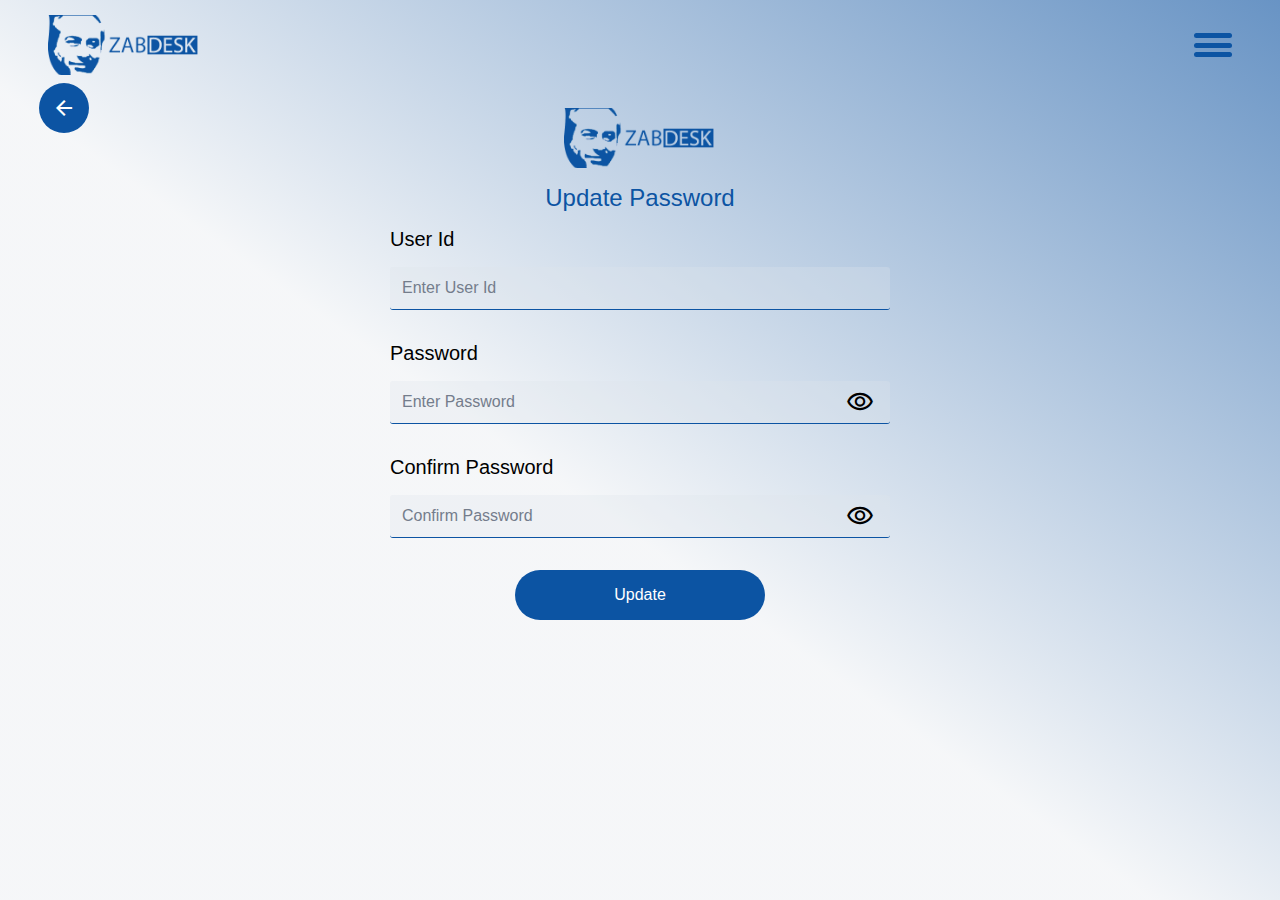
<file: change-password/index.html>
<!DOCTYPE html>
<html lang="en">
  <head>
    <meta charset="UTF-8" />
    <meta http-equiv="X-UA-Compatible" content="IE=edge" />
    <meta name="viewport" content="width=device-width, initial-scale=1.0" />

    <link rel="preconnect" href="https://fonts.googleapis.com" />
    <link rel="preconnect" href="https://fonts.gstatic.com" crossorigin />
    <link
      href="https://fonts.googleapis.com/css2?family=Poppins:wght@100;300;400;500;600;700&display=swap"
      rel="stylesheet"
    />
    <link
      href="https://fonts.googleapis.com/icon?family=Material+Icons"
      rel="stylesheet"
    />
    <link
      rel="stylesheet"
      href="https://fonts.googleapis.com/css2?family=Material+Symbols+Outlined:opsz,wght,FILL,GRAD@20..48,100..700,0..1,-50..200"
    />
    <link
      rel="stylesheet"
      href="https://fonts.googleapis.com/css2?family=Material+Symbols+Rounded:opsz,wght,FILL,GRAD@20..48,100..700,0..1,-50..200"
    />

      <link rel="stylesheet" href="../global.css" />
      <link rel="stylesheet" href="../navbar/styles.css" />
      <link rel="stylesheet" href="styles.css" />

    <title>Document</title>
  </head>
  <body>
    <div class="scroll-container" id="scroll-container" onclick="redirectHandler()">
      <span class="material-symbols-outlined scrollArrow" id="scrollArrow"
        >arrow_back</span
      >
    </div>
    <div id="notification" class="notification"></div>

    <div id="secondary-navigation" data-include="../navbar/secondary-nav/navbar.html"></div>

    <div class="main-container">
      <div class="form-container">
        <img class="logo" src="../assets/logo.png" alt="logo" />
        <div class="sub-header">Update Password</div>

        <div class="field-container">
          <label class="field-label">User Id</label>
          <div class="error-text" id="userId-error"></div>
          <div class="input-container" id="userId-container">
            <input
              autocomplete="off"
              class="text-field"
              placeholder="Enter User Id"
              type="text"
              id="userId"
              name="userId"
              oninput="userIdHandler()"
            />
          </div>
        </div>

        <div class="field-container">
          <label class="field-label">Password</label>
          <div class="error-text" id="password-error"></div>
          <div class="input-container" id="password-container">
            <input
              class="text-field"
              placeholder="Enter Password"
              type="password"
              id="password"
              name="password"
              oninput="passwordHandler()"
            />
            <span
              id="password-logo"
              class="material-symbols-outlined password-icon"
              onclick="passwordRevealer()"
              >visibility</span
            >
          </div>
        </div>

        <div class="field-container">
          <label class="field-label">Confirm Password</label>
          <div class="error-text" id="confirm-password-error"></div>
          <div class="input-container" id="confirm-password-container">
            <input
              class="text-field"
              placeholder="Confirm Password"
              type="password"
              id="confirm-password"
              name="confirm-password"
              oninput="confirmPasswordHandler()"
            />
            <span
              id="password-logo"
              class="material-symbols-outlined password-icon"
              onclick="passwordRevealer()"
              >visibility</span
            >
          </div>
        </div>

        <button class="update-button" onclick="submitHandler()">Update</button>
      </div>
    </div>
  </body>
</html>
<script src="./javascript.js"></script>
<script src="../navbar/secondary-nav/nav.js"></script>
</file>
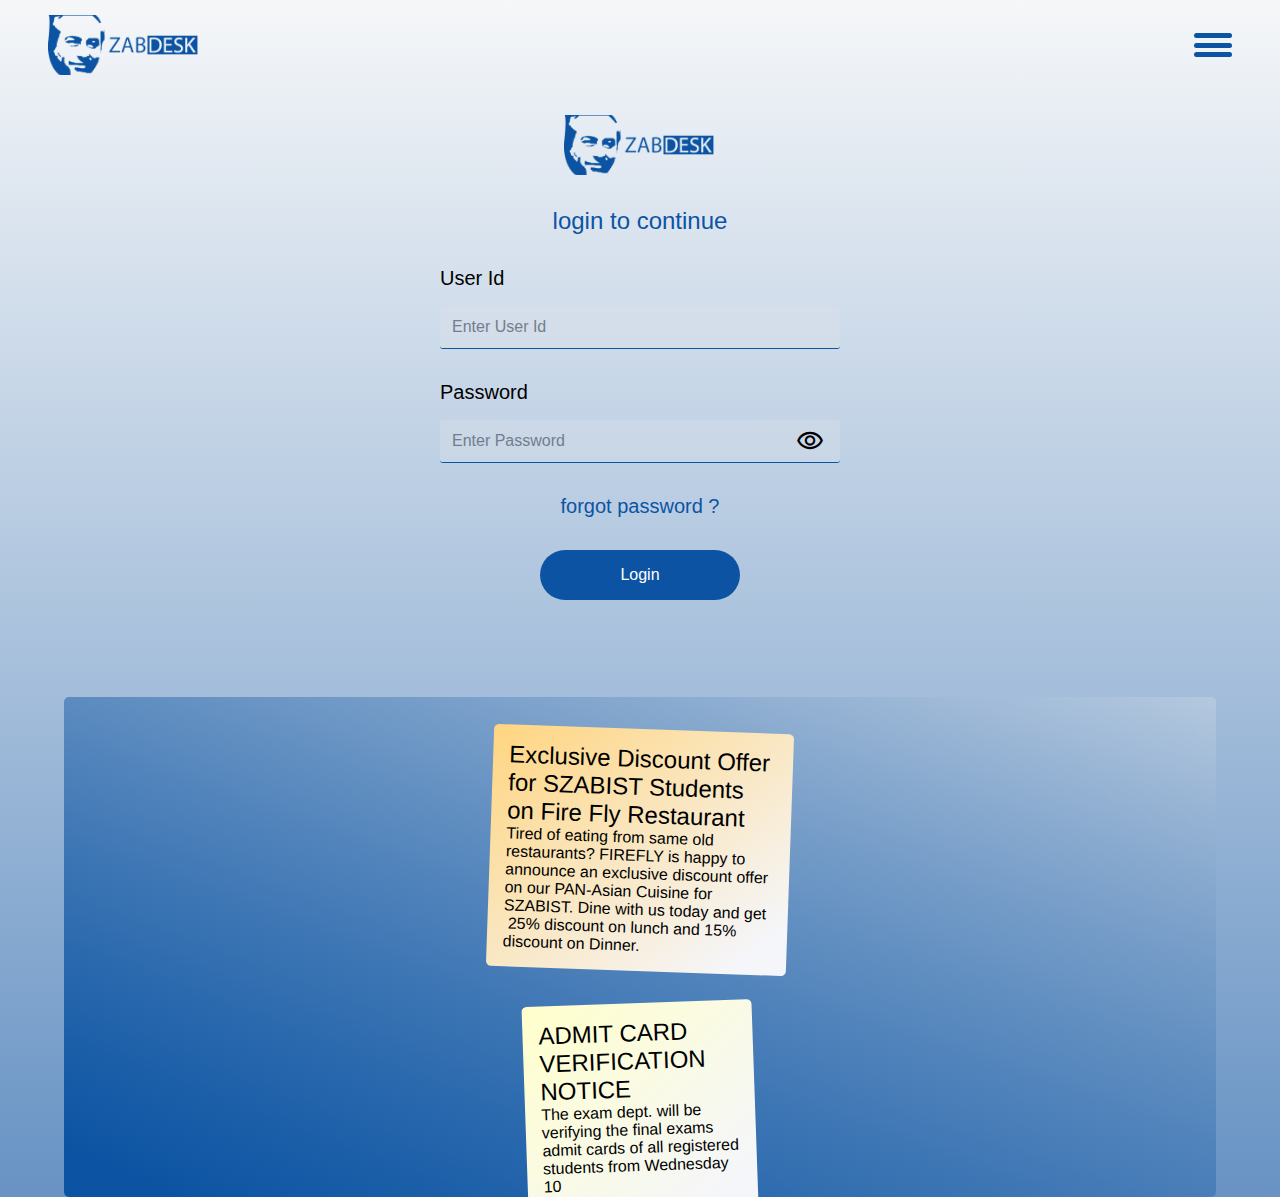
<file: login/index.html>
<!DOCTYPE html>
<html lang="en">
  <head>
    <meta charset="UTF-8" />
    <meta http-equiv="X-UA-Compatible" content="IE=edge" />
    <meta name="viewport" content="width=device-width, initial-scale=1.0" />

    <link rel="preconnect" href="https://fonts.googleapis.com" />
    <link rel="preconnect" href="https://fonts.gstatic.com" crossorigin />
    <link
      href="https://fonts.googleapis.com/css2?family=Poppins:wght@100;300;400;500;600;700&display=swap"
      rel="stylesheet" />
    <link href="https://fonts.googleapis.com/icon?family=Material+Icons" rel="stylesheet" />
    <link
      rel="stylesheet"
      href="https://fonts.googleapis.com/css2?family=Material+Symbols+Outlined:opsz,wght,FILL,GRAD@20..48,100..700,0..1,-50..200" />
    <link
      rel="stylesheet"
      href="https://fonts.googleapis.com/css2?family=Material+Symbols+Rounded:opsz,wght,FILL,GRAD@20..48,100..700,0..1,-50..200" />

    <link rel="stylesheet" href="../global.css" />
    <link rel="stylesheet" href="../navbar/styles.css" />
    <link rel="stylesheet" href="styles.css" />

    <title>Document</title>
  </head>
  <body>
    <div id="notification" class="notification"></div>

    <div id="secondary-navigation" data-include="../navbar/secondary-nav/navbar.html"></div>

    <div class="main-container">
      <div class="form-container">
        <img class="logo" src="../assets/logo.png" alt="logo" />
        <div class="sub-header">login to continue</div>

        <div class="field-container">
          <label class="field-label">User Id</label>
          <div class="error-text" id="userId-error"></div>
          <div class="input-container" id="userId-container">
            <input
              autocomplete="off"
              class="text-field"
              placeholder="Enter User Id"
              type="text"
              id="userId"
              name="userId"
              oninput="userIdHandler()" />
          </div>
        </div>

        <div class="field-container">
          <label class="field-label">Password</label>
          <div class="error-text" id="password-error"></div>
          <div class="input-container" id="password-container">
            <input
              class="text-field"
              placeholder="Enter Password"
              type="password"
              id="password"
              name="password"
              oninput="passwordHandler()" />
            <span id="password-logo" class="material-symbols-outlined password-icon" onclick="passwordRevealer()"
              >visibility</span
            >
          </div>
        </div>

        <a href="/change-password/index.html" class="sub-header sub-header2">forgot password ?</a>

        <button class="login-button" onclick="submitHandler()">Login</button>
      </div>

      <div class="notes-container">
        <div class="note-item note-item1">
          <p class="note-item-header">Exclusive Discount Offer for SZABIST Students on Fire Fly Restaurant</p>
          <div class="note-item-content">
            <p>
              Tired of eating from same old restaurants? FIREFLY is happy to announce an exclusive discount offer on our
              PAN-Asian Cuisine for SZABIST.
            </p>
            <p>Dine with us today and get &nbsp;25% discount on lunch and 15% discount on Dinner.</p>
          </div>
        </div>

        <div class="note-item note-item2">
          <p class="note-item-header">ADMIT CARD VERIFICATION NOTICE</p>
          <div class="note-item-content">
            <p>
              The exam dept. will be verifying the final exams admit cards of all registered students from Wednesday 10
            </p>
          </div>
        </div>

        <div class="note-item note-item3">
          <p class="note-item-header">SZABIST Need-Based Scholarship 2022-23</p>
          <div class="note-item-content">
            <p>ADMIT CARD VERIFICATION NOTICE</p>
            <p>We have Re-Opened SZABIST Need-Based Scholarship 22-23 applications for New Students.</p>
          </div>
        </div>

        <div class="note-item note-item4">
          <p class="note-item-header">ADMIT CARD VERIFICATION NOTICE</p>
          <div class="note-item-content">
            <p>
              The exam dept. will be verifying the final exams admit cards of all registered students from Wednesday 10
            </p>
          </div>
        </div>

        <div class="note-item note-item5">
          <p class="note-item-header">ADMIT CARD VERIFICATION NOTICE</p>
          <div class="note-item-content">
            <p>
              The exam dept. will be verifying the final exams admit cards of all registered students from Wednesday 10
            </p>
          </div>
        </div>
      </div>
    </div>
  </body>
</html>
<script src="./javascript.js"></script>
<script src="../navbar/secondary-nav/nav.js"></script>
</file>
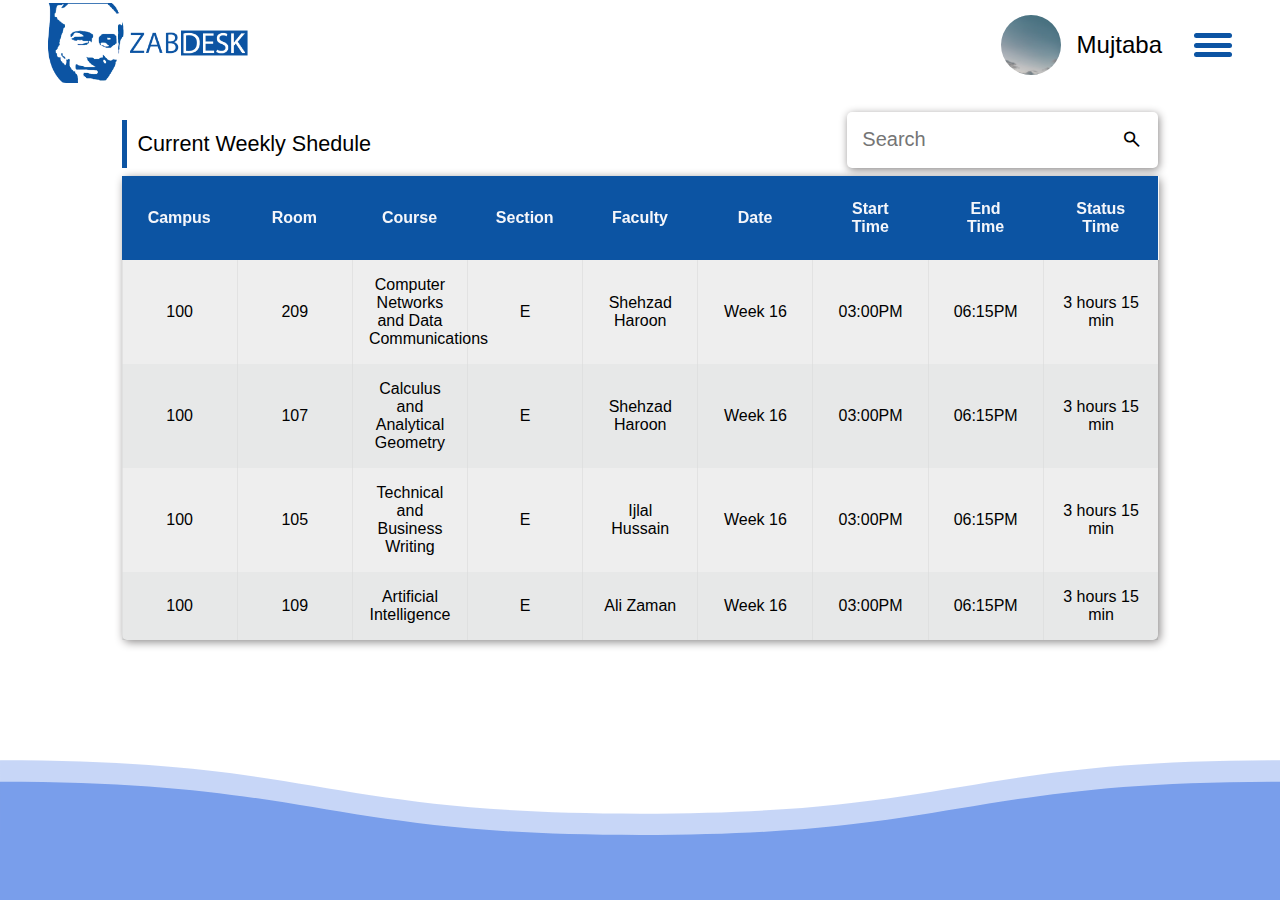
<file: schedule/index.html>
<!DOCTYPE html>
<html lang="en" title="Coding design">
  <head>
    <meta charset="UTF-8" />
    <meta http-equiv="X-UA-Compatible" content="IE=edge" />
    <meta name="viewport" content="width=device-width, initial-scale=1.0" />
    <link rel="preconnect" href="https://fonts.googleapis.com" />
    <link rel="preconnect" href="https://fonts.gstatic.com" crossorigin />
    <link
      href="https://fonts.googleapis.com/css2?family=Poppins:wght@100;300;400;500;600;700&display=swap"
      rel="stylesheet"
    />
    <link
      href="https://fonts.googleapis.com/icon?family=Material+Icons"
      rel="stylesheet"
    />
    <link
      rel="stylesheet"
      href="https://fonts.googleapis.com/css2?family=Material+Symbols+Outlined:opsz,wght,FILL,GRAD@20..48,100..700,0..1,-50..200"
    />
    <link rel="stylesheet" href="/courses/styles.css" />
    <link rel="stylesheet" href="styles.css" />
    <link rel="stylesheet" href="/global.css" />
    <link rel="stylesheet" href="/navbar/styles.css" />
    <title>Weekly Shedule</title>
  </head>

  <body>
    <div id="navigation" data-include="../../navbar/navbar.html"></div>
    <div class="scroll-container" id="scroll-container">
      <span class="material-symbols-outlined scrollArrow" id="scrollArrow"
        >arrow_upward</span
      >
    </div>
    <!-- Profile Information -->
    <div class="sem-container">
      <div class="table-header">
        <div class="page-header">Current Weekly Shedule</div>
        <!-- Search Field -->
        <div class="searchfield-container">
          <input placeholder="Search" type="search" class="searchbar" />
          <span class="material-symbols-outlined search-icon" id="search">
            search
          </span>
        </div>
      </div>
      <!-- Previous semester table -->
      <table class="sem-table">
        <thead class="sem-table-head weekly-sched-head">
          <tr>
            <th>Campus</th>
            <th>Room</th>
            <th>Course</th>
            <th>Section</th>
            <th>Faculty</th>
            <th>Date</th>
            <th>Start Time</th>
            <th>End Time</th>
            <th>Status Time</th>
          </tr>
        </thead>
        <div class="table-body">
          <tbody class="sem-table-body weekly-sched-body">
            <tr>
              <td>100</td>
              <td>209</td>
              <td>Computer Networks and Data Communications</td>
              <td>E</td>
              <td>Shehzad Haroon</td>
              <td>Week 16</td>
              <td>03:00PM</td>
              <td>06:15PM</td>
              <td>3 hours 15 min</td>
            </tr>
            <tr>
              <td>100</td>
              <td>107</td>
              <td>Calculus and Analytical Geometry</td>
              <td>E</td>
              <td>Shehzad Haroon</td>
              <td>Week 16</td>
              <td>03:00PM</td>
              <td>06:15PM</td>
              <td>3 hours 15 min</td>
            </tr>
            <tr>
              <td>100</td>
              <td>105</td>
              <td>Technical and Business Writing</td>
              <td>E</td>
              <td>Ijlal Hussain</td>
              <td>Week 16</td>
              <td>03:00PM</td>
              <td>06:15PM</td>
              <td>3 hours 15 min</td>
            </tr>
            <tr>
              <td>100</td>
              <td>109</td>
              <td>Artificial Intelligence</td>
              <td>E</td>
              <td>Ali Zaman</td>
              <td>Week 16</td>
              <td>03:00PM</td>
              <td>06:15PM</td>
              <td>3 hours 15 min</td>
            </tr>
          </tbody>
        </div>
      </table>
    </div>
    <footer>
      <svg viewBox="0 0 120 28">
        <defs>
          <filter id="goo">
            <feGaussianBlur in="SourceGraphic" stdDeviation="1" result="blur" />
            <feColorMatrix
              in="blur"
              mode="matrix"
              values="
                 1 0 0 0 0  
                 0 1 0 0 0  
                 0 0 1 0 0  
                 0 0 0 13 -9"
              result="goo"
            />
            <xfeBlend in="SourceGraphic" in2="goo" />
          </filter>
          <path
            id="wave"
            d="M 0,10 C 30,10 30,15 60,15 90,15 90,10 120,10 150,10 150,15 180,15 210,15 210,10 240,10 v 28 h -240 z"
          />
        </defs>

        <use id="wave3" class="wave" xlink:href="#wave" x="0" y="-2"></use>
        <use id="wave2" class="wave" xlink:href="#wave" x="0" y="0"></use>
      </svg>
    </footer>
  </body>
</html>
<script src="/courses/javascript.js"></script>
<script src="/navbar/nav.js"></script>
</file>
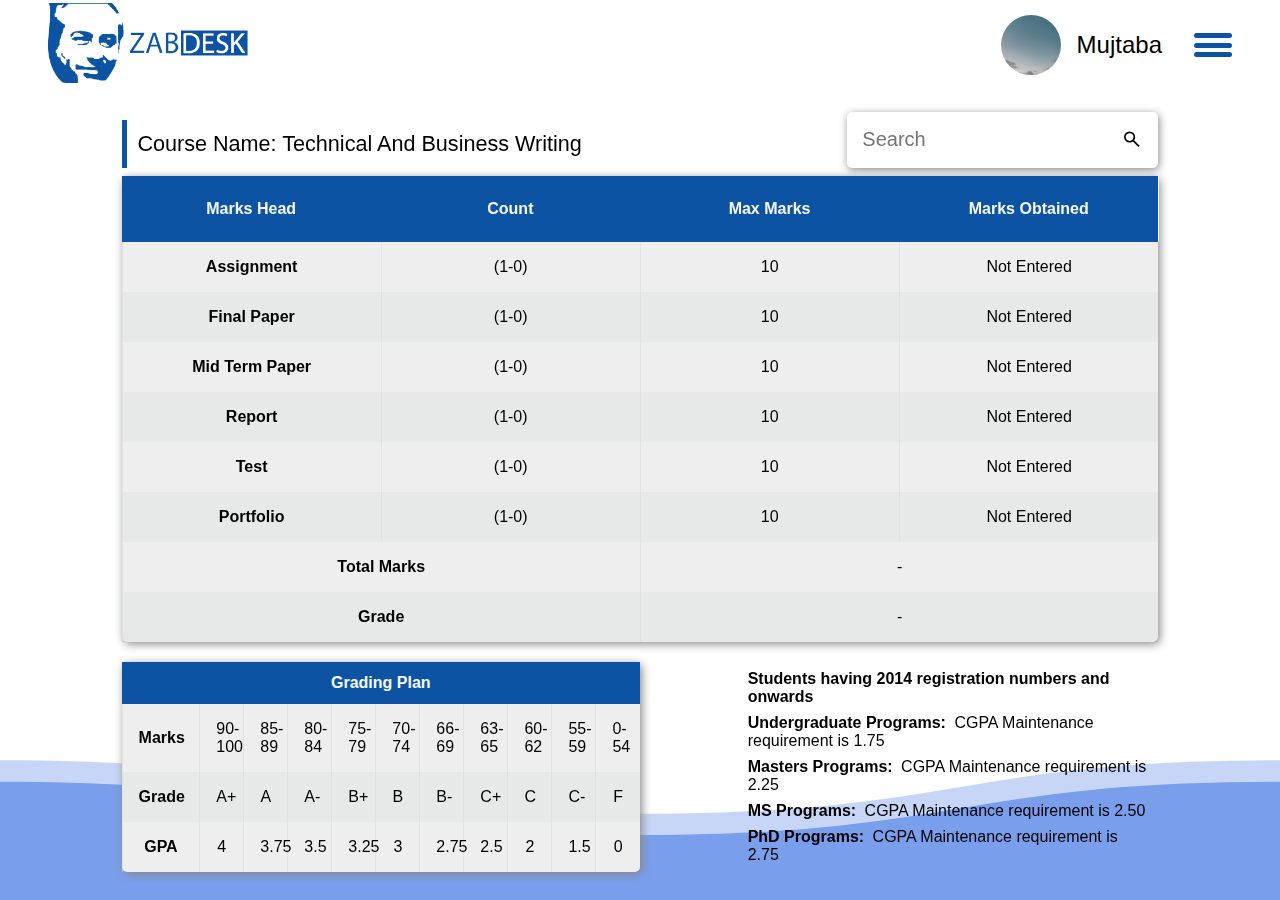
<file: courses/course-recap/index.html>
<!DOCTYPE html>
<html lang="en" title="Coding design">
  <head>
    <meta charset="UTF-8" />
    <meta http-equiv="X-UA-Compatible" content="IE=edge" />
    <meta name="viewport" content="width=device-width, initial-scale=1.0" />
    <link rel="preconnect" href="https://fonts.googleapis.com" />
    <link rel="preconnect" href="https://fonts.gstatic.com" crossorigin />
    <link
      href="https://fonts.googleapis.com/css2?family=Poppins:wght@100;300;400;500;600;700&display=swap"
      rel="stylesheet"
    />
    <link
      href="https://fonts.googleapis.com/icon?family=Material+Icons"
      rel="stylesheet"
    />
    <link
      rel="stylesheet"
      href="https://fonts.googleapis.com/css2?family=Material+Symbols+Outlined:opsz,wght,FILL,GRAD@20..48,100..700,0..1,-50..200"
    />
    <link rel="stylesheet" href="../styles.css" />
    <link rel="stylesheet" href="styles.css" />
    <link rel="stylesheet" href="../../global.css" />
    <link rel="stylesheet" href="../../navbar/styles.css" />
    <title>Document</title>
  </head>

  <body>
    <div id="navigation" data-include="../../navbar/navbar.html"></div>
    <div class="scroll-container" id="scroll-container">
      <span class="material-symbols-outlined scrollArrow" id="scrollArrow"
        >arrow_upward</span
      >
    </div>
    <!-- Profile Information -->
    <div class="sem-container">
      <div class="table-header">
        <div class="page-header">
          Course Name: Technical And Business Writing
        </div>
        <!-- Search Field -->
        <div class="searchfield-container">
          <input placeholder="Search" type="search" class="searchbar" />
          <span class="material-symbols-outlined search-icon" id="search">
            search
          </span>
        </div>
      </div>
      <!-- Previous semester table -->
      <table class="sem-table">
        <thead class="sem-table-head course-recap-head">
          <tr>
            <th>Marks Head</th>
            <th>Count</th>
            <th>Max Marks</th>
            <th>Marks Obtained</th>
          </tr>
        </thead>
        <div class="table-body">
          <tbody class="sem-table-body course-recap-body">
            <tr>
              <td>Assignment</td>
              <td>(1-0)</td>
              <td>10</td>
              <td>Not Entered</td>
            </tr>
            <tr>
              <td>Final Paper</td>
              <td>(1-0)</td>
              <td>10</td>
              <td>Not Entered</td>
            </tr>
            <tr>
              <td>Mid Term Paper</td>
              <td>(1-0)</td>
              <td>10</td>
              <td>Not Entered</td>
            </tr>
            <tr>
              <td>Report</td>
              <td>(1-0)</td>
              <td>10</td>
              <td>Not Entered</td>
            </tr>
            <tr>
              <td>Test</td>
              <td>(1-0)</td>
              <td>10</td>
              <td>Not Entered</td>
            </tr>
            <tr>
              <td>Portfolio</td>
              <td>(1-0)</td>
              <td>10</td>
              <td>Not Entered</td>
            </tr>
            <tr>
              <td>Total Marks</td>
              <td>-</td>
            </tr>
            <tr>
              <td>Grade</td>
              <td>-</td>
            </tr>
          </tbody>
        </div>
      </table>
      <div class="grading-container">
        <table class="grading-table sem-table">
          <thead class="sem-table-head grading-table-head">
            <tr>
              <th>Grading Plan</th>
            </tr>
          </thead>
          <tbody class="sem-table-body grading-table-body">
            <tr>
              <td>Marks</td>
              <td>90-100</td>
              <td>85-89</td>
              <td>80-84</td>
              <td>75-79</td>
              <td>70-74</td>
              <td>66-69</td>
              <td>63-65</td>
              <td>60-62</td>
              <td>55-59</td>
              <td>0-54</td>
            </tr>
            <tr>
              <td>Grade</td>
              <td>A+</td>
              <td>A</td>
              <td>A-</td>
              <td>B+</td>
              <td>B</td>
              <td>B-</td>
              <td>C+</td>
              <td>C</td>
              <td>C-</td>
              <td>F</td>
            </tr>
            <tr>
              <td>GPA</td>
              <td>4</td>
              <td>3.75</td>
              <td>3.5</td>
              <td>3.25</td>
              <td>3</td>
              <td>2.75</td>
              <td>2.5</td>
              <td>2</td>
              <td>1.5</td>
              <td>0</td>
            </tr>
          </tbody>
        </table>

        <div class="requirement-container">
          <p>
            <strong
              >Students having 2014 registration numbers and onwards</strong
            >
          </p>
          <p>
            <strong>Undergraduate Programs:</strong
            ><span> CGPA Maintenance requirement is 1.75 </span>
          </p>
          <p>
            <strong>Masters Programs:</strong
            ><span> CGPA Maintenance requirement is 2.25 </span>
          </p>
          <p>
            <strong>MS Programs:</strong
            ><span> CGPA Maintenance requirement is 2.50 </span>
          </p>
          <p>
            <strong>PhD Programs: </strong
            ><span> CGPA Maintenance requirement is 2.75 </span>
          </p>
        </div>
      </div>
    </div>
    <footer>
      <svg viewBox="0 0 120 28">
        <defs>
          <filter id="goo">
            <feGaussianBlur in="SourceGraphic" stdDeviation="1" result="blur" />
            <feColorMatrix
              in="blur"
              mode="matrix"
              values="
                 1 0 0 0 0  
                 0 1 0 0 0  
                 0 0 1 0 0  
                 0 0 0 13 -9"
              result="goo"
            />
            <xfeBlend in="SourceGraphic" in2="goo" />
          </filter>
          <path
            id="wave"
            d="M 0,10 C 30,10 30,15 60,15 90,15 90,10 120,10 150,10 150,15 180,15 210,15 210,10 240,10 v 28 h -240 z"
          />
        </defs>

        <use id="wave3" class="wave" xlink:href="#wave" x="0" y="-2"></use>
        <use id="wave2" class="wave" xlink:href="#wave" x="0" y="0"></use>
      </svg>
    </footer>
  </body>
</html>
<script src="../javascript.js"></script>
<script src="../../navbar/nav.js"></script>
</file>
<file: global.css>
* {
  box-sizing: border-box;
  font-family: "Open Sans", sans-serif;
  -webkit-font-smoothing: antialiased;
  -moz-osx-font-smoothing: grayscale;
}

body {
  overflow-x: hidden;
}

::-webkit-scrollbar {
  width: 5px;
  height: 5px;
}

::-webkit-scrollbar-track {
  box-shadow: inset 0 0 4px lightgray;
  border-radius: 10px;
}
::-webkit-scrollbar-thumb {
  background: lightgray;
  border-radius: 10px;
}

::-webkit-scrollbar-thumb:hover {
  background: rgba(105, 105, 105, 0.75);
}

:root {
  --primary-color: rgba(223, 228, 234, 0.3);
  --secondary-color: rgb(12, 84, 163);
  --ternary-color: rgba(88, 136, 190, 0.9);

  --primary-text-color: rgb(245, 246, 250);
  --secondary-text-color: rgb(51, 51, 51);

  --text-header: 2.25rem;
  --text-sub-header: 1.5rem;
  --nav-header: 1.35rem;
  --text-main-body: 1.25rem;
  --text-body: 1rem;
  --text-sub-body: 0.8rem;

  @media (max-width: 768px) {
    --text-header: 1.75rem;
    --text-sub-header: 1.25rem;
    --nav-header: 1.3rem;
    --text-main-body: 1.1rem;
    --text-body: 0.9rem;
    --text-sub-body: 0.8rem;
  }
}

body {
  margin: 0;
  padding: 0;
  background-color: white;
  overflow-x: none;
}

a,
a:visited,
a:hover,
a:focus,
a:active {
  text-transform: none;
  text-decoration: none;
}

p {
  all: unset;
}

/********************* NOTIFICATION *********************/

.notification {
  position: fixed;
  top: 5%;
  right: -200%;
  width: 300px;
  height: 50px;
  display: flex;
  justify-content: center;
  align-items: center;
  gap: 0.4rem;
  background-color: var(--ternary-color);
  color: var(--primary-text-color);
  font-size: var(--text-main-body);
  transition: all 0.3s;
  border-radius: 5px;
  overflow: hidden;
  z-index: 1500;
  @media (max-width: 768px) {
    width: 250px;
  }
}

.notification::after {
  content: "";
  position: absolute;
  bottom: 0;
  left: 0;
  width: 0;
  height: 3px;
  background-color: transparent;
  transition: width 1.5s;
}

.show {
  right: 5%;
}

.show::after {
  width: 100%;
}

.success.show::after {
  background-color: green;
}

.error.show::after {
  background-color: red;
}

/********************* NAVBAR *********************/
</file>
<file: navbar/styles.css>
.icon {
  font-size: var(--text-header);
}

.flexbox {
  display: flex;
  align-items: center;
  justify-content: center;
}

.menu {
  height: 50px;
  width: 38px;
  cursor: pointer;
  flex-direction: column;
  gap: 0.3rem;
  z-index: 999;
}

.patty {
  width: 100%;
  height: 5px;
  border-radius: 5px;
  background-color: var(--secondary-color);
  transition: transform 1s, opacity 0.3s;
  transform-origin: 5px center;
}

.menu.clicked .patty:nth-child(1) {
  background-color: var(--primary-text-color);
  transform: rotate(45deg);
}
.menu.clicked .patty:nth-child(2) {
  opacity: 0;
  transform: translateX(20px);
}
.menu.clicked .patty:nth-child(3) {
  background-color: var(--primary-text-color);
  transform: rotate(-45deg);
}

.navbar {
  position: fixed;
  top: 0;
  left: 0;
  width: 100vw;
  height: 10vh;
  justify-content: space-between;
  padding: 0 3rem;
  /* background-color: var(--primary-text-color); */
  background-color: white;
  z-index: 1100;
  @media (max-width: 768px) {
    padding: 0 1rem;
  }
}

.logo {
  height: 80px;
  width: auto;

  @media (max-width: 768px) {
    height: 50px;
    width: 120px;
  }
}

.logo:hover {
  cursor: pointer;
  transform: scale(1.1);
  transition: 0.5s all ease-in-out;
}

.nav-details {
  height: "100%";
  gap: 2rem;
  justify-content: flex-start;
  @media (max-width: 768px) {
    gap: 1rem;
  }
}

.user-details {
  @media (max-width: 400px) {
    display: none;
  }
}

.username {
  font-size: var(--text-sub-header);
  text-align: center;
  width: auto;
}

.user-avatar {
  border-radius: 50%;
  height: 60px;
  width: 60px;
  margin-right: 1rem;

  @media (max-width: 768px) {
    height: 40px;
    width: 40px;
  }
}

.menu-container {
  position: fixed;
  top: 0;
  right: -100%;
  height: 100vh;
  background-color: var(--ternary-color);
  width: 20vw;
  transition: right 0.3s ease-in-out;
  z-index: -1;
  font-size: var(--nav-header);
  @media (max-width: 1300px) {
    width: 35vw;
  }
  @media (max-width: 768px) {
    display: flex;
    justify-content: center;
    align-items: center;
    width: 100vw;
  }
}

.appear {
  right: 0;
  z-index: 998;
}

.menu-content-container {
  margin-top: 5rem;
  flex-direction: column;
  width: 100%;
  gap: 3rem;

  @media (max-width: 768px) {
    margin: 0;
  }
}

.menu-item {
  position: relative;
  width: 80%;
  text-decoration: none;
  color: var(--primary-text-color);
  cursor: pointer;
  gap: 1.5rem;
  justify-content: flex-start;
  font-weight: 600;
  @media (max-width: 768px) {
    width: 50%;
    gap: 1rem;
  }
  @media (max-width: 500px) {
    width: 80%;
    gap: 1rem;
  }
}

.menu-item::after,
.collapse-item::after {
  content: "";
  position: absolute;
  bottom: -8px;
  left: 50%;
  height: 3px;
  width: 0%;
  background-color: var(--secondary-color);
  transform: translateX(-50%);
  transition: width 0.5s ease-in-out;
}

.menu-item:hover::after,
.collapse-item:hover::after {
  width: 100%;
}

.course-show-more {
  rotate: 0deg;
  transition: 0.5s all ease-in-out;
}

.rotate-icon {
  rotate: -180deg;
}

.collapse-container {
  display: flex;
  align-items: flex-start;
  justify-content: center;
  flex-direction: column;
}

.collapse-item {
  position: relative;
  margin-bottom: 1.2rem;
  text-decoration: none;
  cursor: pointer;
  font-size: var(--text-main-body);
  color: var(--primary-text-color);
}

.hide {
  display: none;
}

.transparent {
  background-color: transparent;
}
</file>
<file: change-password/styles.css>
.main-container {
  min-height: 100vh;
  width: 100vw;
  background-image: linear-gradient(to top right, var(--primary-color) 45%, var(--ternary-color));
}

.scroll-container {
  display: flex;
  justify-content: center;
  align-items: center;
  height: 50px;
  width: 50px;
  background-color: var(--secondary-color);
  border-radius: 50%;
  color: white;
  font-size: var(--nav-header);
  position: absolute;
  top: 12%;
  left: 5%;
  transform: translate(-50%, -50%);
  z-index: 50;
}

.scroll-container:hover {
  background-color: var(--secondary-text-color);
  transition: 0.25s ease-in;
  cursor: pointer;
}

.logo {
  display: flex;
  height: 60px;
  width: auto;
  margin: 1rem auto;
}

.logo:hover {
  cursor: pointer;
  transform: scale(1.1);
  transition: 0.5s all ease-in-out;
}

.form-container {
  position: absolute;
  top: 40%;
  left: 50%;
  transform: translate(-50%, -50%);
  width: 500px;
  @media (max-width: 768px) {
    top: 50%;
    width: 80%;
  }
}

.sub-header {
  font-size: var(--text-sub-header);
  font-weight: 300;
  color: var(--secondary-color);
  margin: 1rem 0rem;
  cursor: pointer;
  text-align: center;
}

.field-container {
  margin-bottom: 2rem;
  @media (max-width: 768px) {
    margin-bottom: 1.2rem;
  }
}

.textfield-container {
  width: 85%;
}

.field-label {
  font-size: var(--text-main-body);
}

.input-container {
  display: flex;
  justify-content: center;
  align-items: center;
  border-radius: 3px;
  border-bottom: 1px solid var(--secondary-color);
  background-color: var(--primary-color);
}

.password-icon {
  font-size: 1.75rem;
  cursor: pointer;
  padding: 0rem 1rem;
}

.text-field {
  font-size: var(--text-body);
  padding: 0.75rem;
  width: 100%;
  outline: none;
  border: none;
  background-color: transparent;
}

.text-field::placeholder {
  color: #747d8c;
  font-size: var(--text-body);
  font-weight: 300;
}

.error {
  border-bottom: 1px solid rgba(205, 92, 92);
}

.error-text {
  padding: 0.5rem 0rem;
  font-size: var(--text-body);
  color: red;
}

.verified {
  border-bottom: 1px solid rgba(76, 76, 163, 1);
}

.update-button {
  display: flex;
  justify-content: center;
  border-radius: 50px;
  padding: 1rem;
  font-size: var(--text-body);
  margin: 0.5rem auto 0.5rem auto;
  border: none;
  color: white;
  cursor: pointer;
  width: 50%;
  background-color: var(--secondary-color);
}

.update-button:hover {
  background-color: transparent;
  outline: 2px solid var(--secondary-color);
  color: var(--secondary-text-colo);
  transition: all 0.75s ease-in-out;
}
</file>
<file: login/styles.css>
.main-container {
  display: flex;
  justify-content: space-evenly;
  align-items: center;
  min-height: 100vh;
  width: 100vw;
  background-image: linear-gradient(to top right, var(--primary-color) 45%, var(--ternary-color));

  @media (max-width: 1300px) {
    flex-direction: column;
    overflow-y: auto;
    gap: 3rem;
    background-image: linear-gradient(to bottom, var(--primary-color), var(--ternary-color) 99%);
  }
}

.logo {
  display: flex;
  height: 60px;
  width: auto;
  margin: 1rem auto;
}

.logo:hover {
  cursor: pointer;
  transform: scale(1.1);
  transition: 0.5s all ease-in-out;
}

.form-container {
  gap: 1rem;
  height: 550px;
  width: 400px;
  border-radius: 5px;

  @media (max-width: 768px) {
    height: 90%;
    width: 80%;
  }

  @media (max-width: 1300px) {
    margin-top: 11vh;
  }
}

.sub-header {
  font-size: var(--text-sub-header);
  font-weight: 300;
  color: var(--secondary-color);
  margin: 2rem 0rem;
  cursor: pointer;
  text-align: center;
  @media (max-width: 768px) {
    margin: 1rem 0rem;
  }
}

.sub-header2 {
  display: block;
  font-size: var(--text-main-body);
}

.field-container {
  margin-bottom: 2rem;
}

.textfield-container {
  width: 85%;
}

.field-label {
  font-size: var(--text-main-body);
}

.input-container {
  display: flex;
  justify-content: center;
  align-items: center;
  margin-bottom: 1rem;
  border-radius: 3px;
  border-bottom: 1px solid var(--secondary-color);
  background-color: var(--primary-color);
}

.password-icon {
  font-size: 1.75rem;
  cursor: pointer;
  padding: 0rem 1rem;
}

.text-field {
  font-size: var(--text-body);
  padding: 0.75rem;
  width: 100%;
  outline: none;
  border: none;
  background-color: transparent;
}

.text-field::placeholder {
  color: #747d8c;
  font-size: var(--text-body);
  font-weight: 300;
}

.error {
  border-bottom: 1px solid rgba(205, 92, 92);
}

.error-text {
  padding: 0.5rem 0rem;
  font-size: var(--text-body);
  color: red;
}

.verified {
  border-bottom: 1px solid rgba(76, 76, 163, 1);
}

.login-button {
  display: flex;
  justify-content: center;
  border-radius: 50px;
  padding: 1rem;
  font-size: var(--text-body);
  margin: 0.5rem auto 0.5rem auto;
  border: none;
  color: white;
  cursor: pointer;
  width: 50%;
  background-color: var(--secondary-color);
}

.login-button:hover {
  background-color: transparent;
  outline: 2px solid var(--secondary-color);
  color: var(--secondary-text-colo);
  transition: all 0.75s ease-in-out;
}

.notes-container {
  display: flex;
  justify-content: center;
  align-items: center;
  flex-wrap: wrap;
  height: 70vh;
  width: 55%;
  border-radius: 5px;
  overflow: auto;
  padding: 2rem;
  transition: 0.2s all;
  cursor: pointer;
  gap: 2rem;
  background-image: linear-gradient(to top right, var(--secondary-color) 5%, var(--primary-color));

  @media (max-width: 1300px) {
    height: 500px;
    width: 90%;
    flex-direction: column;
    flex-wrap: nowrap;
    justify-content: flex-start;
  }
}

.note-item {
  border-radius: 5px;
  padding: 1rem;
  @media (max-width: 1300px) {
    height: 80%;
    width: 80%;
  }
}

.note-item:hover {
  animation: animate-note 0.5s;
  animation-fill-mode: forwards;
}

@keyframes animate-note {
  30% {
    transform: rotate(0deg);
  }
  100% {
    box-shadow: 0 0 10px black;
    transform: scale(1.13);
  }
}

.note-item-header {
  font-size: var(--text-sub-header);
}

.note-item-content {
  font-size: var(--text-body);
}

.note-item1 {
  height: 330px;
  width: 300px;
  transform: rotate(2deg);
  transition-delay: 0.2s;
  background-image: linear-gradient(to top left, var(--primary-text-color) 10%, rgb(255, 213, 128));
}

.note-item2 {
  height: 250px;
  width: 230px;
  transform: rotate(-2deg);
  background-image: linear-gradient(to top left, var(--primary-text-color) 10%, rgb(255, 255, 204));
}

.note-item3 {
  height: 280px;
  width: 250px;
  transform: rotate(5deg);
  transition-delay: 0.4s;
  background-image: linear-gradient(to top left, var(--primary-text-color) 10%, rgb(204, 204, 255));
}

.note-item4 {
  height: 200px;
  width: 320px;
  transform: rotate(-3deg);
  transition-delay: 0.5s;
  background-image: linear-gradient(to top left, var(--primary-text-color) 10%, rgb(137, 196, 244));
}

.note-item5 {
  height: 210px;
  width: 320px;
  transform: rotate(5deg);
  background-image: linear-gradient(to top left, var(--primary-text-color) 10%, rgb(255, 213, 128));
}
</file>
<file: courses/styles.css>
.table-icon {
  font-size: var(--text-main-body);
}

.search-icon {
  font-size: var(--nav-header);
  margin-left: auto;
  display: flex;
  align-items: center;
}

.sem-container {
  height: 100%;
  width: 90%;
  display: flex;
  flex-direction: column;
  align-items: center;
  margin: auto;
  gap: 0.25rem;
  margin-top: 7rem;
  z-index: 10;
}

.table-header {
  display: flex;
  flex-direction: row;
  width: 90%;
  justify-content: space-between;
}

.page-header {
  height: 5%;
  padding: 0.5em;
  border-left: 5px solid var(--secondary-color);
  text-align: center;
  margin-top: 0.5rem;
  display: flex;
  justify-content: center;
  align-items: center;
  font-size: var(--nav-header);
}

.searchfield-container {
  width: 30%;
  display: flex;
  padding: 0.6em 0.75em;
  box-shadow: 1px 2px 8px rgb(138, 135, 135);
  border-radius: 5px;
  font-size: var(--text-main-body);
}

.searchbar {
  all: unset;
  width: 100%;
}

.sem-table {
  width: 90%;
  text-align: center;
  border-collapse: collapse;
  box-shadow: 2px 2px 10px rgb(138, 135, 135);
  border-radius: 5px;
  transition: all 0.5s;
  background-color: white;
  z-index: 10;
}

.sem-table-body {
  display: block;
  overflow-y: scroll;
  scroll-behavior: smooth;
}

.sem-table-head,
.sem-table-body tr {
  display: table;
  width: 100%;
  table-layout: fixed;
}

.sem-table-head tr {
  background-color: var(--secondary-color);
  color: var(--primary-text-color);
  backdrop-filter: blur(10px);
}

.sem-table-head th {
  padding: 1.5em;
}

.sem-table-body tr:nth-child(even) {
  background-color: rgba(51, 59, 59, 0.116);
}

.button-container button {
  all: unset;
}

.button-container {
  background-color: var(--secondary-color);
  color: var(--primary-text-color);
  padding-top: 0.6em;
  padding-bottom: 0.6em;
  padding-right: 0.8em;
  gap: 5px;
  background-color: var(--ternary-color);
  backdrop-filter: blur(10px);
  border-radius: 3px;
  cursor: pointer;
  width: 70%;
  margin: auto;
  display: flex;
  justify-content: center;
  align-items: center;
}

.button-container:hover {
  background-color: var(--secondary-color);
  transition: 0.25s ease-in;
}

.sem-table-body tr:nth-child(odd) {
  background-color: rgba(71, 73, 73, 0.096);
}

.sem-table-body td {
  border-left: 1px solid rgba(219, 219, 219, 0.63);
  padding: 0.6em;
  transition: all 1s;
}

.scroll-container {
  display: flex;
  justify-content: center;
  align-items: center;
  height: 40px;
  width: 40px;
  background-color: var(--secondary-color);
  border-radius: 50%;
  color: white;
  visibility: hidden;
  font-size: var(--nav-header);
  position: absolute;
  bottom: 5%;
  right: 5%;
  transform: translate(-50%, -50%);
  z-index: 2000;
}

.scroll-container:hover {
  background-color: var(--secondary-text-color);
  transition: 0.25s ease-in;
  cursor: pointer;
}

footer {
  height: 25vh;
  bottom: 0;
  width: 100vw;
  position: fixed;
  z-index: -1;
}

footer div {
  background-color: var(--col-deepblue);
  margin: -5px 0px 0px 0px;
  padding: 0px;
  color: #fff;
  text-align: center;
}

svg {
  width: 100%;
  overflow: visible;
}

.wave {
  animation: wave 3s linear;
  animation-iteration-count: infinite;
  fill: #4478e3;
}

.drop {
  fill: var(--col-deepblue);
  animation: drop 3.2s linear infinite normal;
  stroke: var(--col-deepblue);
  stroke-width: 0.5;
  transform: translateY(25px);
  transform-box: fill-box;
  transform-origin: 50% 100%;
}

.drop2 {
  animation-delay: 3s;
  animation-duration: 3s;
}

.drop3 {
  animation-delay: -2s;
  animation-duration: 3.4s;
}

.drop4 {
  animation-delay: 1.7s;
}

.drop5 {
  animation-delay: 2.7s;
  animation-duration: 3.1s;
}

.drop6 {
  animation-delay: -2.1s;
  animation-duration: 3.2s;
}

#wave2 {
  animation-duration: 5s;
  animation-direction: reverse;
  opacity: 0.6;
}

#wave3 {
  animation-duration: 7s;
  opacity: 0.3;
}

@keyframes drop {
  0% {
    transform: translateY(25px);
  }
  30% {
    transform: translateY(-10px) scale(0.1);
  }
  30.001% {
    transform: translateY(25px) scale(1);
  }
  70% {
    transform: translateY(25px);
  }
  100% {
    transform: translateY(-10px) scale(0.1);
  }
}
@keyframes wave {
  to {
    transform: translateX(-100%);
  }
}

@media only screen and (width < 1200px) {
  .sem-container {
    gap: 0.2rem;
  }

  .table-header {
    justify-content: center;
    align-items: center;
    flex-direction: column;
    gap: 1.5rem;
  }

  .searchfield-container {
    margin-left: 0;
  }

  .sem-table-body td {
    padding: 0.2em 0.05em;
  }

  .button-container {
    width: 100%;
    gap: 0;
  }
}

@media only screen and (width < 768px) {
  .searchfield-container {
    width: 80%;
  }

  .sem-container {
    gap: 0.75rem;
  }

  .sem-table {
    width: 100%;
    border: none;
    box-shadow: none;
  }

  .sem-table-head {
    display: none;
  }

  .sem-table-body,
  .sem-table-body tr,
  .sem-table-body td {
    display: block;
    width: 100%;
  }

  .sem-table-body td {
    border-bottom: 1px solid rgba(219, 219, 219, 0.63);
    padding: 0.75em;
  }

  .sem-table-body tr {
    margin-bottom: 20px;
    box-shadow: 1px 1px 10px rgb(138, 135, 135);
    border-radius: 3px;
  }

  .button-container {
    width: 40%;
    gap: 5px;
  }

  footer{
    display: none;
  }
}

@media only screen and (width < 500px) {
  .table-header {
    font-size: var(--text-main-body);
  }
}
</file>
<file: schedule/styles.css>
.weekly-sched-body tr td {
    padding: 1em;
  }

  @media only screen and (height < 920px) and (width < 768px) {
    .weekly-sched-body {
      height: 30rem;
    }
  }
  
  @media only screen and (height < 768px) {
    .weekly-sched-body {
      height: 23rem;
    }
  }
  
  @media only screen and (height < 500px) {
    .weekly-sched-body {
      height: 12rem;
    }
  }
</file>
<file: courses/course-recap/styles.css>
.course-recap-body tr td {
  padding: 1em;
}

.course-recap-body tr td:nth-child(1) {
  font-weight: bold;
}

.grading-container {
  margin-top: 1rem;
  width: 90%;
  display: flex;
  flex-direction: row;
  justify-content: space-between;
}

.grading-table {
  width: 50%;
  border-radius: 5px;
  height: 70%;
}

.grading-table-head th {
  padding: 0.75em;
}

.grading-table-body tr td {
  padding: 1em;
}

.grading-table-body tr td:nth-child(1) {
  width: 15%;
  font-weight: bold;
}

.requirement-container {
  display: flex;
  flex-direction: column;
  justify-content: center;
  width: 40%;
  font-size: var(--text-body);
  z-index: 100;
}

.requirement-container p,
.requirement-container span {
  margin: 0.25em;
  padding: 0;
}

@media only screen and (width < 1200px) {
  .course-recap-body tr td {
    padding: 0.8em;
  }

  .grading-container {
    font-size: var(--text-sub-body);
  }

  .grading-table {
    font-size: var(--text-sub-body);
    width: 65%;
  }

  .requirement-container {
    font-size: var(--text-sub-body);
    width: 32%;
  }

  .requirement-container p,
  .requirement-container span {
    margin: 0;
  }
}

@media only screen and (width < 768px) {
  .course-recap-body{
    height: 25rem;
  }

  .grading-container {
    justify-content: center;
    align-items: center;
    flex-direction: column-reverse;
    gap: 30px;
  }

  .grading-table-body tr td:nth-child(1) {
    width: 100%;
  }

  .requirement-container {
    text-align: center;
    width: 100%;
  }

  .grading-table-body {
    height: 28.75rem;
  }
}
</file>
